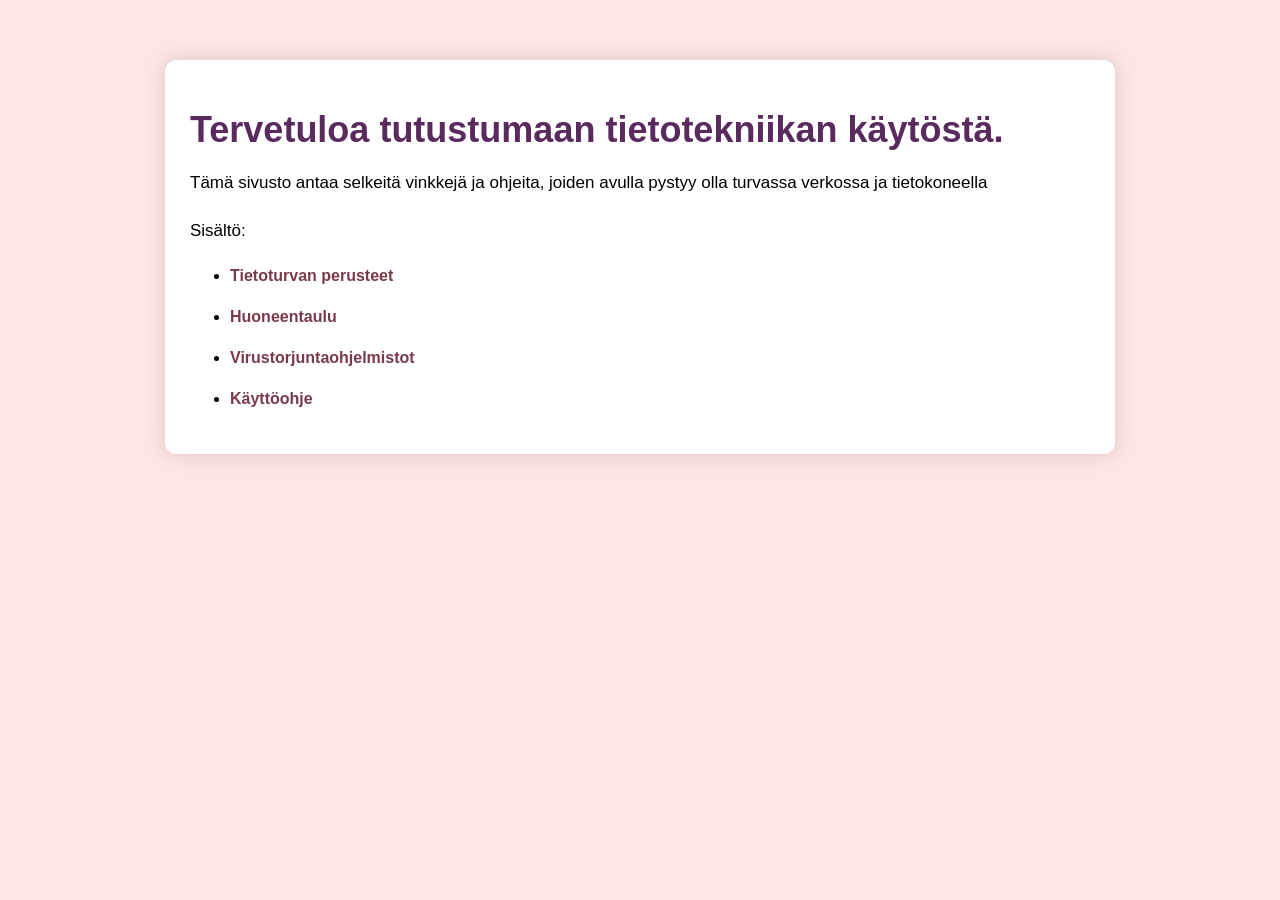
<file: index.html>
<!DOCTYPE html>
<html lang="en">
<head>
    <link rel="stylesheet" href="tyylit2.css">
    <meta charset="UTF-8">
    <meta name="viewport" content="width=device-width, initial-scale=1.0">
    <title>Tietoturvan perusteet</title>
</head>
<body>
    <div class="container">
    <h1>Tervetuloa tutustumaan tietotekniikan käytöstä.</h1>
    <p>Tämä sivusto antaa selkeitä vinkkejä ja ohjeita, joiden avulla pystyy olla turvassa verkossa ja tietokoneella</p>

    <p>Sisältö: </p>

        <ul>
            <li><a href="tietoturvanperusteet.html">Tietoturvan perusteet </a></li>
            <li><a href="huoneentaulu.html">Huoneentaulu</a> </li>
            <lI><a href="virustorjuntaohjekmistot.html">Virustorjuntaohjelmistot </a></li>
            <li> <a href="käyttöohje.html">Käyttöohje </a></li>
        </ul>
    
    
</div>
    
</body>
</html>
</file>
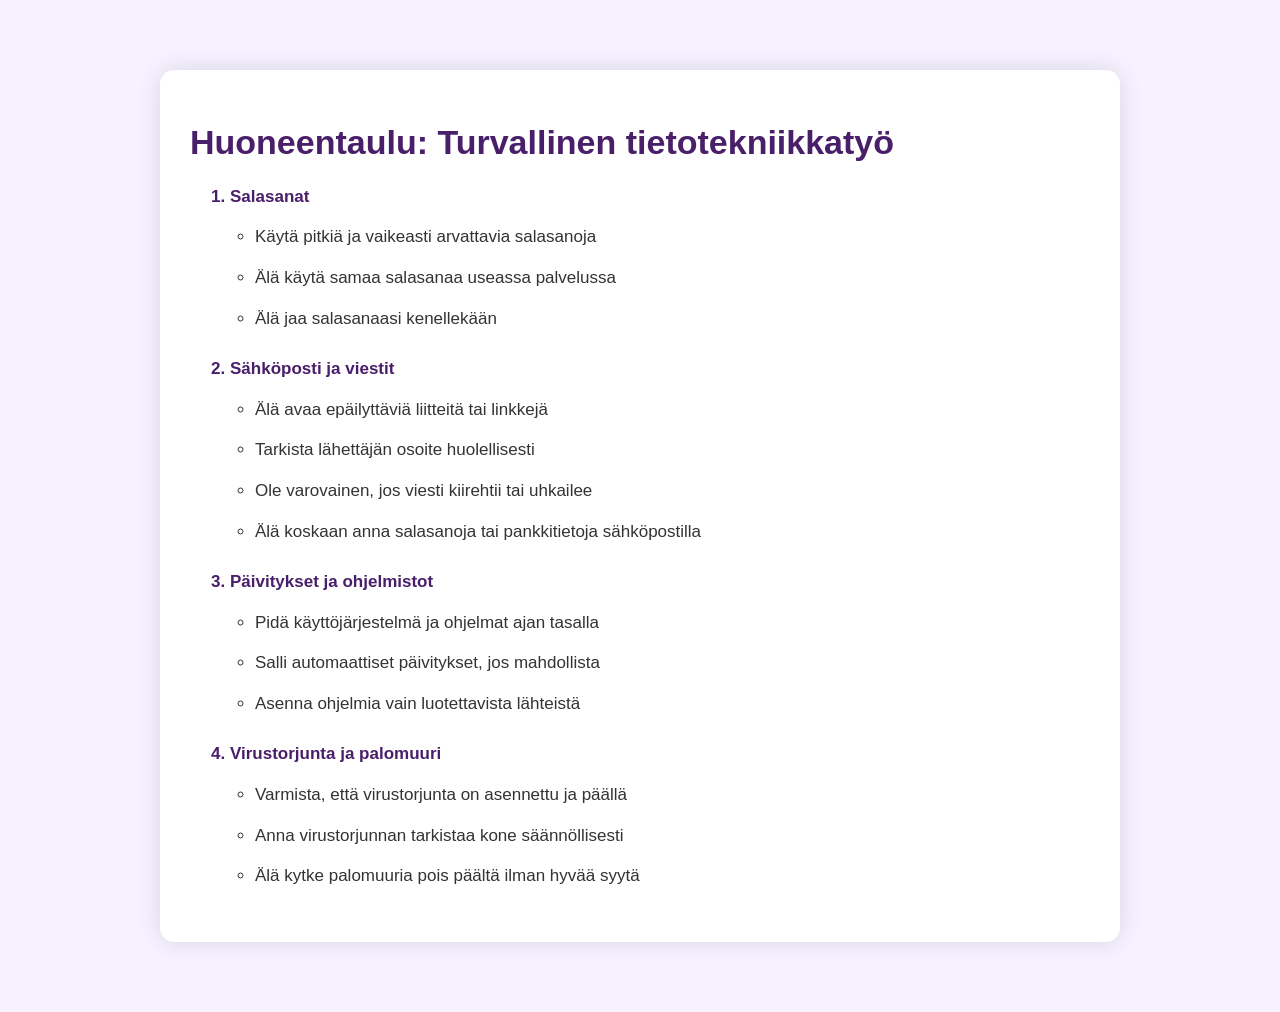
<file: huoneentaulu.html>
<!DOCTYPE html>
<html lang="en">
<head>
    <link rel="stylesheet" href="tyylit3.css">
    <meta charset="UTF-8">
    <meta name="viewport" content="width=device-width, initial-scale=1.0">
    <title>Huoneentaulu</title>
</head>
<body>
    <div class="container">

        <h1>Huoneentaulu: Turvallinen tietotekniikkatyö</h1>

        <ol>

            <li>Salasanat
                <ul>
                    <li>Käytä pitkiä ja vaikeasti arvattavia salasanoja</li>
                    <li>Älä käytä samaa salasanaa useassa palvelussa</li>
                    <li>Älä jaa salasanaasi kenellekään</li>
                </ul>
            </li>

            <li>Sähköposti ja viestit
                <ul>
                    <li>Älä avaa epäilyttäviä liitteitä tai linkkejä</li>
                    <li>Tarkista lähettäjän osoite huolellisesti</li>
                    <li>Ole varovainen, jos viesti kiirehtii tai uhkailee</li>
                    <li>Älä koskaan anna salasanoja tai pankkitietoja sähköpostilla</li>
                </ul>
            </li>

            <li>Päivitykset ja ohjelmistot
                <ul>
                    <li>Pidä käyttöjärjestelmä ja ohjelmat ajan tasalla</li>
                    <li>Salli automaattiset päivitykset, jos mahdollista</li>
                    <li>Asenna ohjelmia vain luotettavista lähteistä</li>
                </ul>
            </li>

            <li>Virustorjunta ja palomuuri
                <ul>
                    <li>Varmista, että virustorjunta on asennettu ja päällä</li>
                    <li>Anna virustorjunnan tarkistaa kone säännöllisesti</li>
                    <li>Älä kytke palomuuria pois päältä ilman hyvää syytä</li>
                </ul>
            </li>

        </ol>

    </div>
</body>
</html>
</file>
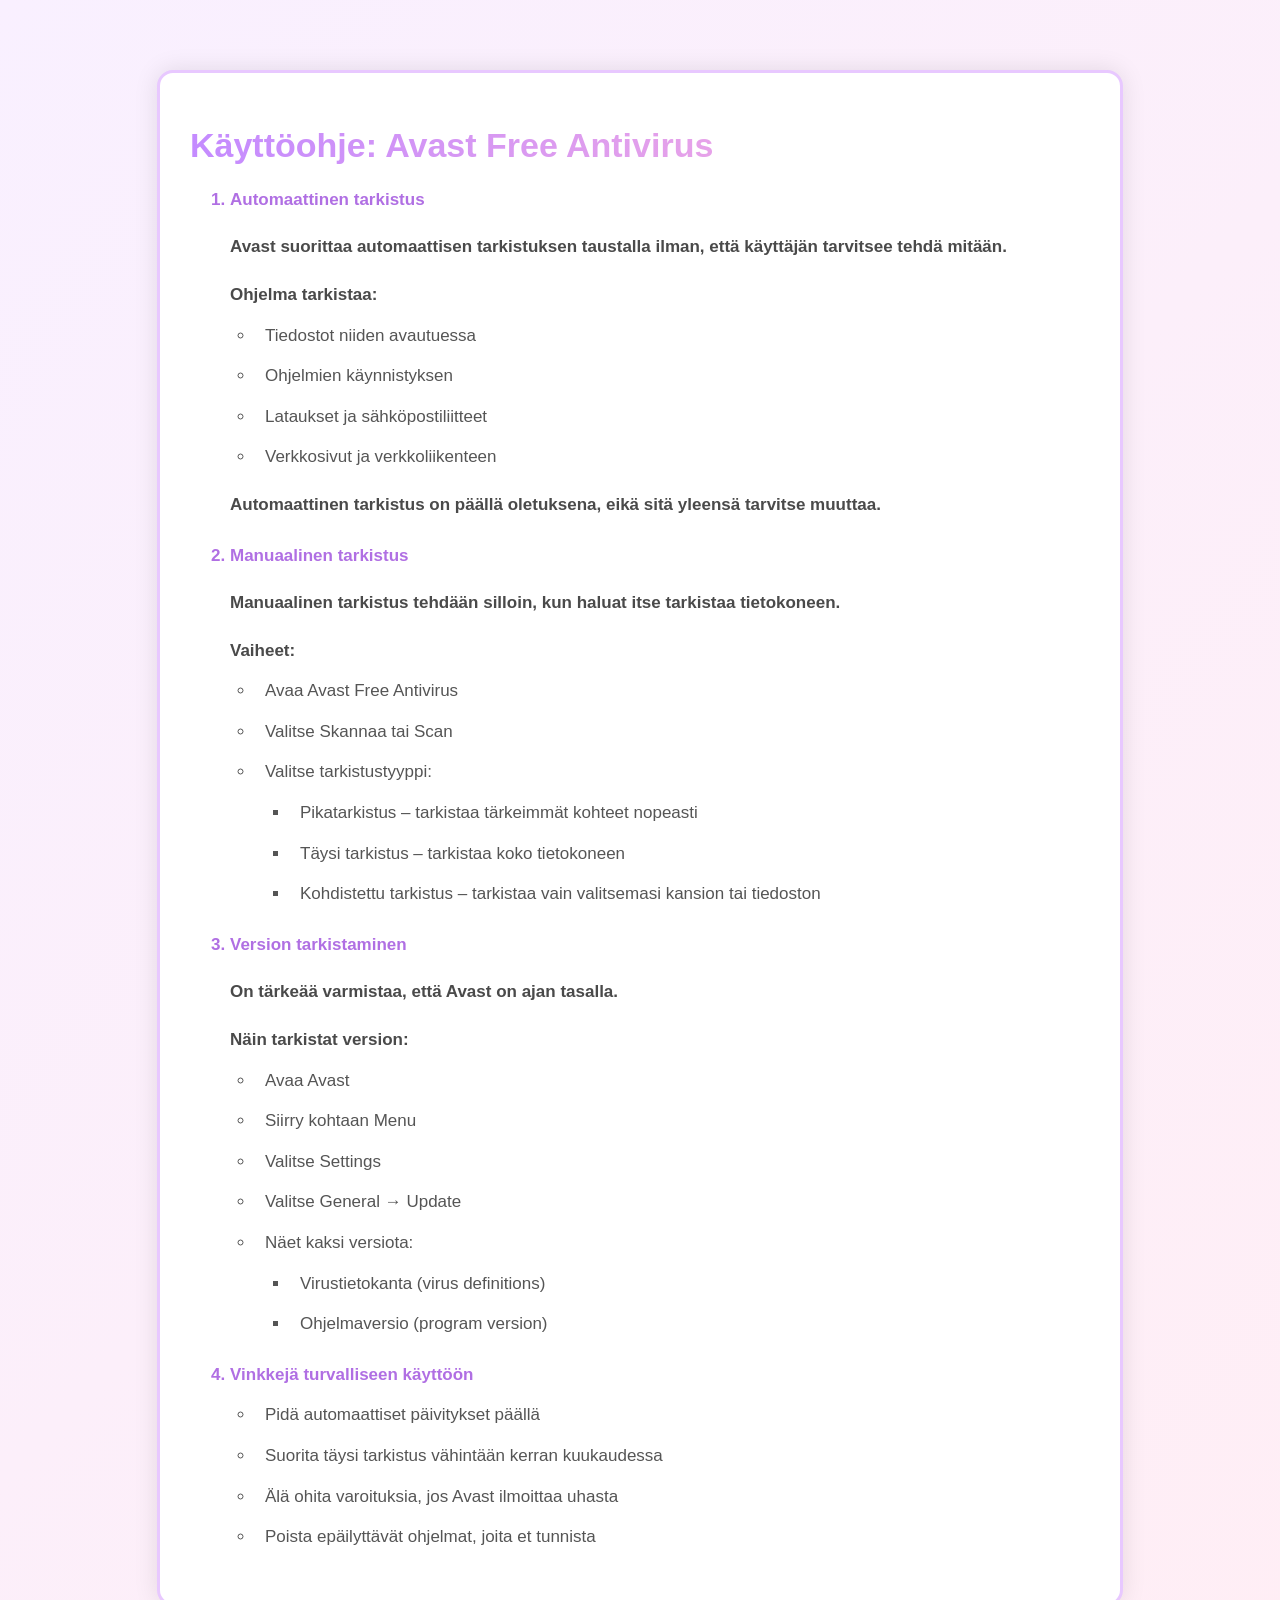
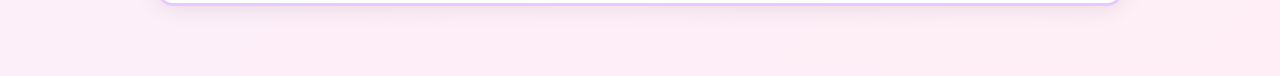
<file: käyttöohje.html>
<html lang="en">
<head>
    <link rel="stylesheet" href="tyylit5.css">
    <meta charset="UTF-8">
    <meta name="viewport" content="width=device-width, initial-scale=1.0">
    <title>Käyttöohje - Avast Free Antivirus</title>
</head>
<body>
    <div class="container">

        <h1>Käyttöohje: Avast Free Antivirus</h1>

        <ol>

            
            <li>Automaattinen tarkistus
                <p>Avast suorittaa automaattisen tarkistuksen taustalla ilman, että käyttäjän tarvitsee tehdä mitään.</p>
                <p>Ohjelma tarkistaa:</p>

                <ul>
                    <li>Tiedostot niiden avautuessa</li>
                    <li>Ohjelmien käynnistyksen</li>
                    <li>Lataukset ja sähköpostiliitteet</li>
                    <li>Verkkosivut ja verkkoliikenteen</li>
                </ul>

                <p>Automaattinen tarkistus on päällä oletuksena, eikä sitä yleensä tarvitse muuttaa.</p>
            </li>

            
            <li>Manuaalinen tarkistus
                <p>Manuaalinen tarkistus tehdään silloin, kun haluat itse tarkistaa tietokoneen.</p>
                <p>Vaiheet:</p>

                <ul>
                    <li>Avaa Avast Free Antivirus</li>
                    <li>Valitse Skannaa tai Scan</li>
                    <li>Valitse tarkistustyyppi:
                        <ul>
                            <li>Pikatarkistus – tarkistaa tärkeimmät kohteet nopeasti</li>
                            <li>Täysi tarkistus – tarkistaa koko tietokoneen</li>
                            <li>Kohdistettu tarkistus – tarkistaa vain valitsemasi kansion tai tiedoston</li>
                        </ul>
                    </li>
                </ul>
            </li>

            
            <li>Version tarkistaminen
                <p>On tärkeää varmistaa, että Avast on ajan tasalla.</p>
                <p>Näin tarkistat version:</p>

                <ul>
                    <li>Avaa Avast</li>
                    <li>Siirry kohtaan Menu</li>
                    <li>Valitse Settings</li>
                    <li>Valitse General → Update</li>
                    <li>Näet kaksi versiota:
                        <ul>
                            <li>Virustietokanta (virus definitions)</li>
                            <li>Ohjelmaversio (program version)</li>
                        </ul>
                    </li>
                </ul>
            </li>

            
            <li>Vinkkejä turvalliseen käyttöön
                <ul>
                    <li>Pidä automaattiset päivitykset päällä</li>
                    <li>Suorita täysi tarkistus vähintään kerran kuukaudessa</li>
                    <li>Älä ohita varoituksia, jos Avast ilmoittaa uhasta</li>
                    <li>Poista epäilyttävät ohjelmat, joita et tunnista</li>
                </ul>
            </li>

        </ol>

    </div>
</body>
</html>
</file>
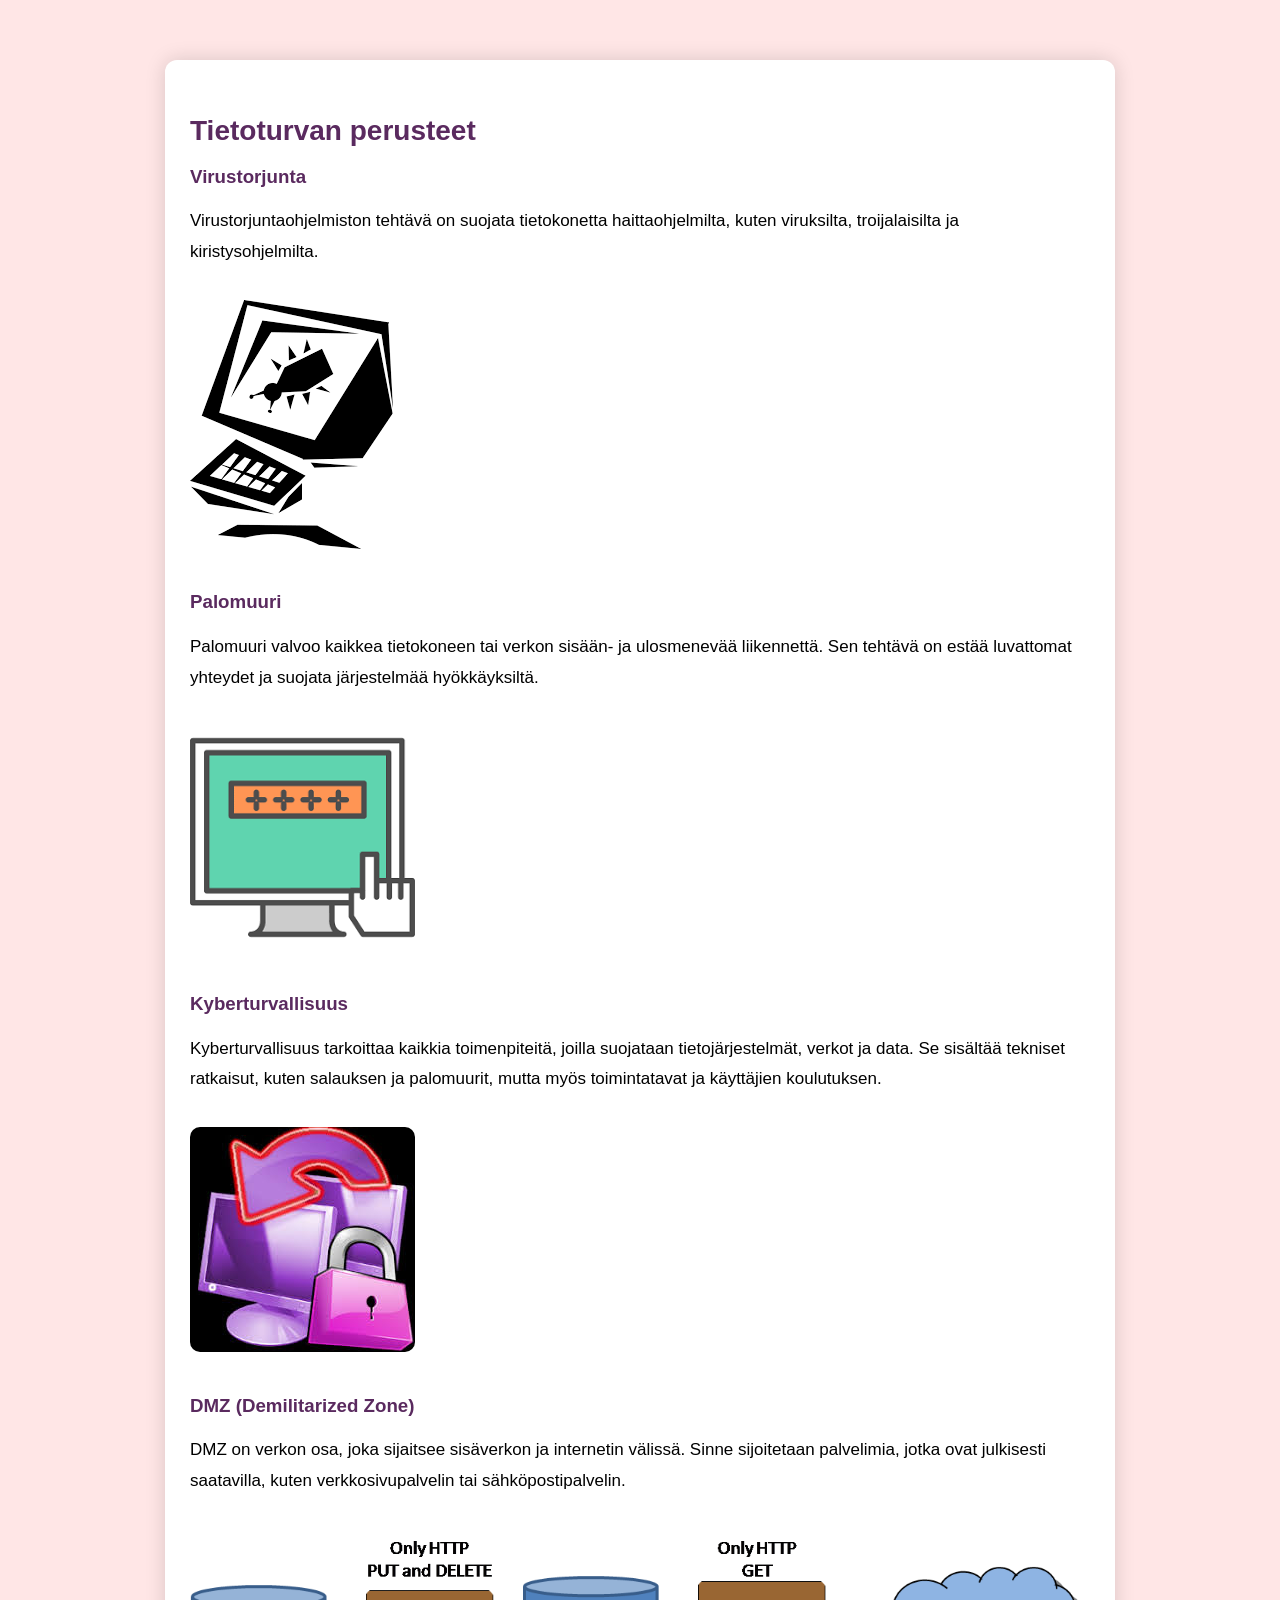
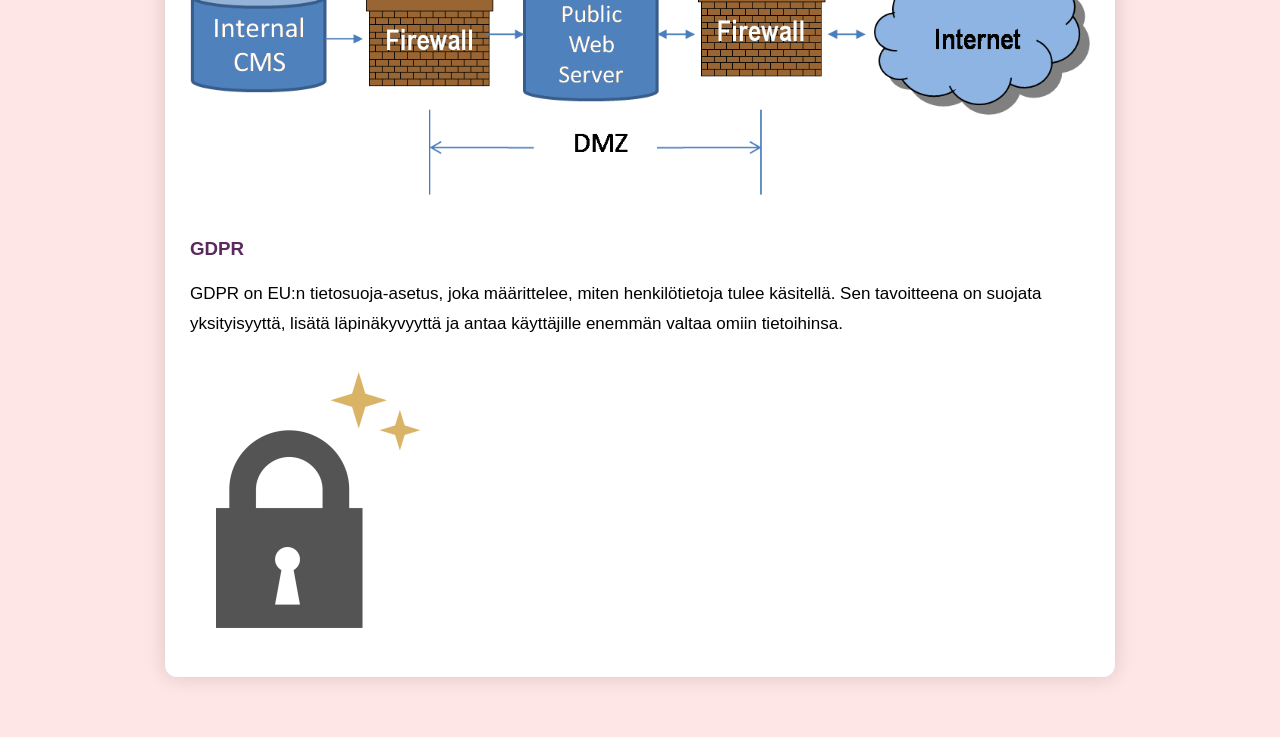
<file: tietoturvanperusteet.html>
<!DOCTYPE html>
<html lang="en">
<head>
    <link rel="stylesheet" href="tyylit2.css">
    <meta charset="UTF-8">
    <meta name="viewport" content="width=device-width, initial-scale=1.0">
    <title>Tietoturvan perusteet</title>
</head>
<body>

    <div class="container">

        <h2>Tietoturvan perusteet</h2>

        <h3>Virustorjunta</h3>
        <p>Virustorjuntaohjelmiston tehtävä on suojata tietokonetta haittaohjelmilta, kuten viruksilta, troijalaisilta ja kiristysohjelmilta.</p>
        <img src="img/virus.png" alt="Virustorjunta">

        <h3>Palomuuri</h3>
        <p>Palomuuri valvoo kaikkea tietokoneen tai verkon sisään‑ ja ulosmenevää liikennettä. Sen tehtävä on estää luvattomat yhteydet ja suojata järjestelmää hyökkäyksiltä.</p>
        <img src="img/palomuuri.png" alt="Palomuuri">

        <h3>Kyberturvallisuus</h3>
        <p>Kyberturvallisuus tarkoittaa kaikkia toimenpiteitä, joilla suojataan tietojärjestelmät, verkot ja data. Se sisältää tekniset ratkaisut, kuten salauksen ja palomuurit, mutta myös toimintatavat ja käyttäjien koulutuksen.</p>
        <img src="img/cyberr.jpg" alt="Kyberturvallisuus">

        <h3>DMZ (Demilitarized Zone)</h3>
        <p>DMZ on verkon osa, joka sijaitsee sisäverkon ja internetin välissä. Sinne sijoitetaan palvelimia, jotka ovat julkisesti saatavilla, kuten verkkosivupalvelin tai sähköpostipalvelin.</p>
        <img src="img/XQuery-publishing-dmz.png" alt="DMZ">

        <h3>GDPR</h3>
        <p>GDPR on EU:n tietosuoja‑asetus, joka määrittelee, miten henkilötietoja tulee käsitellä. Sen tavoitteena on suojata yksityisyyttä, lisätä läpinäkyvyyttä ja antaa käyttäjille enemmän valtaa omiin tietoihinsa.</p>
        <img src="img/gdpr.jpn.webp" alt="GDPR">

    </div>

</body>
</html>
</file>
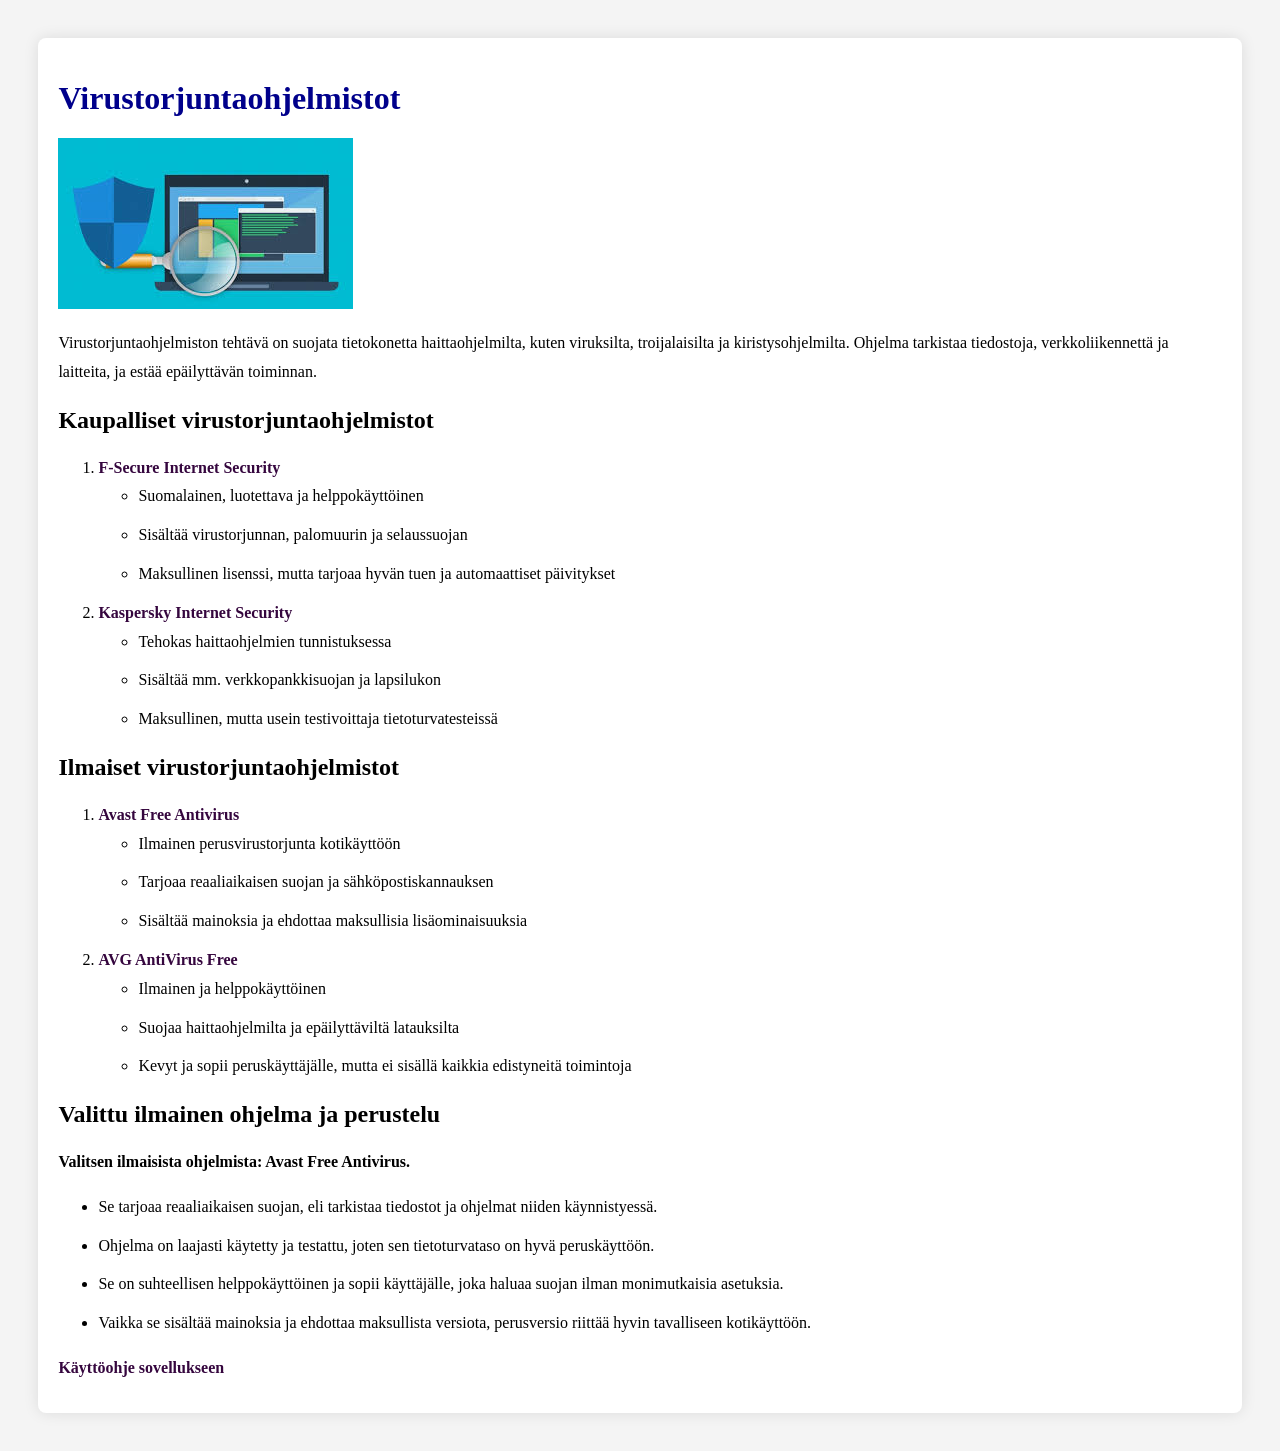
<file: virustorjuntaohjekmistot.html>
<!DOCTYPE html>
<html lang="en">
<head>
    <link rel="stylesheet" href="tyylit.css">
    <meta charset="UTF-8">
    <meta name="viewport" content="width=device-width, initial-scale=1.0">
    <title>Virustorjuntaohjelmistot</title>
</head>
<body>
    <div class="container">
    
        <h1>Virustorjuntaohjelmistot</h1>

        <img src="img/antiviruss.jpg" alt="logoantiviruksesta">

        <p>Virustorjuntaohjelmiston tehtävä on suojata tietokonetta haittaohjelmilta, kuten viruksilta, troijalaisilta ja kiristysohjelmilta. Ohjelma tarkistaa tiedostoja, verkkoliikennettä ja laitteita, ja estää epäilyttävän toiminnan.</p>

        <h2>Kaupalliset virustorjuntaohjelmistot</h2>
        <ol>
            <li>
                <a href="https://f-secure.com" target="_blank">F‑Secure Internet Security</a>
                <ul>
                    <li>Suomalainen, luotettava ja helppokäyttöinen</li>
                    <li>Sisältää virustorjunnan, palomuurin ja selaussuojan</li>
                    <li>Maksullinen lisenssi, mutta tarjoaa hyvän tuen ja automaattiset päivitykset</li>
                </ul>
            </li>

            <li>
                <a href="https://kaspersky.fi" target="_blank">Kaspersky Internet Security</a>
                <ul>
                    <li>Tehokas haittaohjelmien tunnistuksessa</li>
                    <li>Sisältää mm. verkkopankkisuojan ja lapsilukon</li>
                    <li>Maksullinen, mutta usein testivoittaja tietoturvatesteissä</li>
                </ul>
            </li>
        </ol>

        <h2>Ilmaiset virustorjuntaohjelmistot</h2>
        <ol>
            <li>
                <a href="https://avast.com" target="_blank">Avast Free Antivirus</a>
                <ul>
                    <li>Ilmainen perusvirustorjunta kotikäyttöön</li>
                    <li>Tarjoaa reaaliaikaisen suojan ja sähköpostiskannauksen</li>
                    <li>Sisältää mainoksia ja ehdottaa maksullisia lisäominaisuuksia</li>
                </ul>
            </li>

            <li>
                <a href="https://avg.com" target="_blank">AVG AntiVirus Free</a>
                <ul>
                    <li>Ilmainen ja helppokäyttöinen</li>
                    <li>Suojaa haittaohjelmilta ja epäilyttäviltä latauksilta</li>
                    <li>Kevyt ja sopii peruskäyttäjälle, mutta ei sisällä kaikkia edistyneitä toimintoja</li>
                </ul>
            </li>
        </ol>

        <h2>Valittu ilmainen ohjelma ja perustelu</h2>

        <p><strong>Valitsen ilmaisista ohjelmista: Avast Free Antivirus.</strong></p>

        <ul>
            <li>Se tarjoaa reaaliaikaisen suojan, eli tarkistaa tiedostot ja ohjelmat niiden käynnistyessä.</li>
            <li>Ohjelma on laajasti käytetty ja testattu, joten sen tietoturvataso on hyvä peruskäyttöön.</li>
            <li>Se on suhteellisen helppokäyttöinen ja sopii käyttäjälle, joka haluaa suojan ilman monimutkaisia asetuksia.</li>
            <li>Vaikka se sisältää mainoksia ja ehdottaa maksullista versiota, perusversio riittää hyvin tavalliseen kotikäyttöön.</li>
        </ul>

        <p><a href="käyttöohje.html">Käyttöohje sovellukseen</a></p>

    </div>
</body>
</html>
</file>
<file: tyylit2.css>
body {
    background-color: #ffe6e6;
    font-family: 'Roboto', sans-serif;
    margin: 0;
    padding: 20px;
}
.container {
    background: white;
    padding: 25px;
    border-radius: 12px;
    box-shadow: 0 0 20px rgba(0,0,0,0.15);
    width: 80%;
    max-width: 900px;
    margin: 40px auto;
}
h1, h2 {
    color: #7a3a4a;
    font-weight: 700;
    margin-bottom: 15px;
}

h1 {
    font-size: 36px;
}

h2 {
    font-size: 28px;
    margin-top: 30px;
}
p, li {
    line-height: 1.8;
    margin-bottom: 12px;
}
img {
    max-width: 100%;
    border-radius: 10px;
    margin: 20px 0;
}
a {
    color: #7a3a4a;
    text-decoration: none;
    font-weight: 600;
}

a:hover {
    color: #4a1f2a;
    text-decoration: underline;
}
section {
    margin-bottom: 30px;
}
h1, h2, h3 {
    font-family: 'Roboto', sans-serif;
    color: #5a2a5f;
    font-weight: 700;
}
p {
    font-family: 'Open Sans', sans-serif;
    font-size: 17px;
    line-height: 1.8;
}
</file>
<file: tyylit3.css>
/* Yleinen sivun tyyli */
body {
    background-color: #f7f2ff;
    font-family: 'Roboto', sans-serif;
    margin: 0;
    padding: 30px;
}

/* Valkoinen laatikko keskelle */
.container {
    background: white;
    padding: 30px;
    border-radius: 14px;
    box-shadow: 0 0 25px rgba(0,0,0,0.12);
    width: 80%;
    max-width: 900px;
    margin: 40px auto;
}

/* Otsikot */
h1 {
    font-family: 'Montserrat', sans-serif;
    font-size: 34px;
    color: #4a1f6a;
    margin-bottom: 20px;
    font-weight: 800;
}

h2, h3 {
    font-family: 'Montserrat', sans-serif;
    color: #6a2a8a;
    font-weight: 700;
    margin-top: 25px;
    margin-bottom: 10px;
}


p, li {
    font-family: 'Open Sans', sans-serif;
    font-size: 17px;
    line-height: 1.8;
    margin-bottom: 10px;
}


ol {
    margin-left: 20px;
    padding-left: 20px;
}

ol > li {
    margin-bottom: 20px;
    font-weight: 600;
    color: #4a1f6a;
}


ul {
    margin-top: 10px;
    margin-bottom: 10px;
    padding-left: 25px;
}

ul li {
    font-weight: 400;
    color: #333;
}


ul li:hover {
    color: #6a2a8a;
    transition: 0.2s;
}
</file>
<file: tyylit5.css>
body {
    background: linear-gradient(135deg, #f9f0ff, #ffeef5);
    font-family: 'Roboto', sans-serif;
    margin: 0;
    padding: 30px;
}


.container {
    background: white;
    padding: 30px;
    border-radius: 16px;
    border: 3px solid #e8c8ff; 
    box-shadow: 0 0 25px rgba(0,0,0,0.10);
    width: 80%;
    max-width: 900px;
    margin: 40px auto;
}


h1 {
    font-family: 'Montserrat', sans-serif;
    font-size: 34px;
    background: linear-gradient(90deg, #c48bff, #ffb3d9);
    -webkit-background-clip: text;
    color: transparent;
    font-weight: 800;
    margin-bottom: 20px;
}

h2, h3 {
    font-family: 'Montserrat', sans-serif;
    color: #b06fe3; /* pastellivioletti */
    font-weight: 700;
    margin-top: 25px;
    margin-bottom: 10px;
    text-shadow: 0 0 6px rgba(176,111,227,0.25);
}


p, li {
    font-family: 'Open Sans', sans-serif;
    font-size: 17px;
    line-height: 1.8;
    margin-bottom: 10px;
    color: #4a4a4a;
}


ol > li {
    margin-bottom: 20px;
    font-weight: 600;
    color: #b06fe3;
}


ul {
    margin-top: 10px;
    margin-bottom: 10px;
    padding-left: 25px;
}

ul li {
    font-weight: 400;
    color: #555;
    position: relative;
    padding-left: 10px;
}

ul li::before {
    content: "•";
    color: #ffb3d9;
    font-size: 20px;
    position: absolute;
    left: -10px;
    top: -1px;
}


ol li::before {
    content: "";
}


a {
    color: #ff8ac6;
    font-weight: 600;
    text-decoration: none;
}

a:hover {
    color: #b06fe3;
    text-decoration: underline;
    transition: 0.2s;
}


img {
    max-width: 100%;
    border-radius: 12px;
    margin: 20px 0;
    border: 3px solid #e8c8ff;
</file>
<file: tyylit.css>
body {background-color: #f4f4f4;
    font-size: 15px
     font-family: 'Roboto', sans-serif;
    padding: 3%;
    margin: 0%;
  
 }
 p, li {
    line-height: 1.8;
    margin-bottom: 10px;
}

h1 {
    font-size: 32px;
    color: #00008B; /
    margin-bottom: 20px;
}
    a{
    width: 80%;
    max-width: 1200px;
    margin: auto;
    overflow: hidden;
    }
    a {
    color: #35063e;
    text-decoration: none;
    font-weight: 600;
    }

    p, li {
    line-height: 1.8;
    margin-bottom: 10px;

}
.container {
    background: white;
    padding: 20px;
    border-radius: 8px;
    box-shadow: 0 0 15px rgba(0,0,0,0.1);
}
</file>
